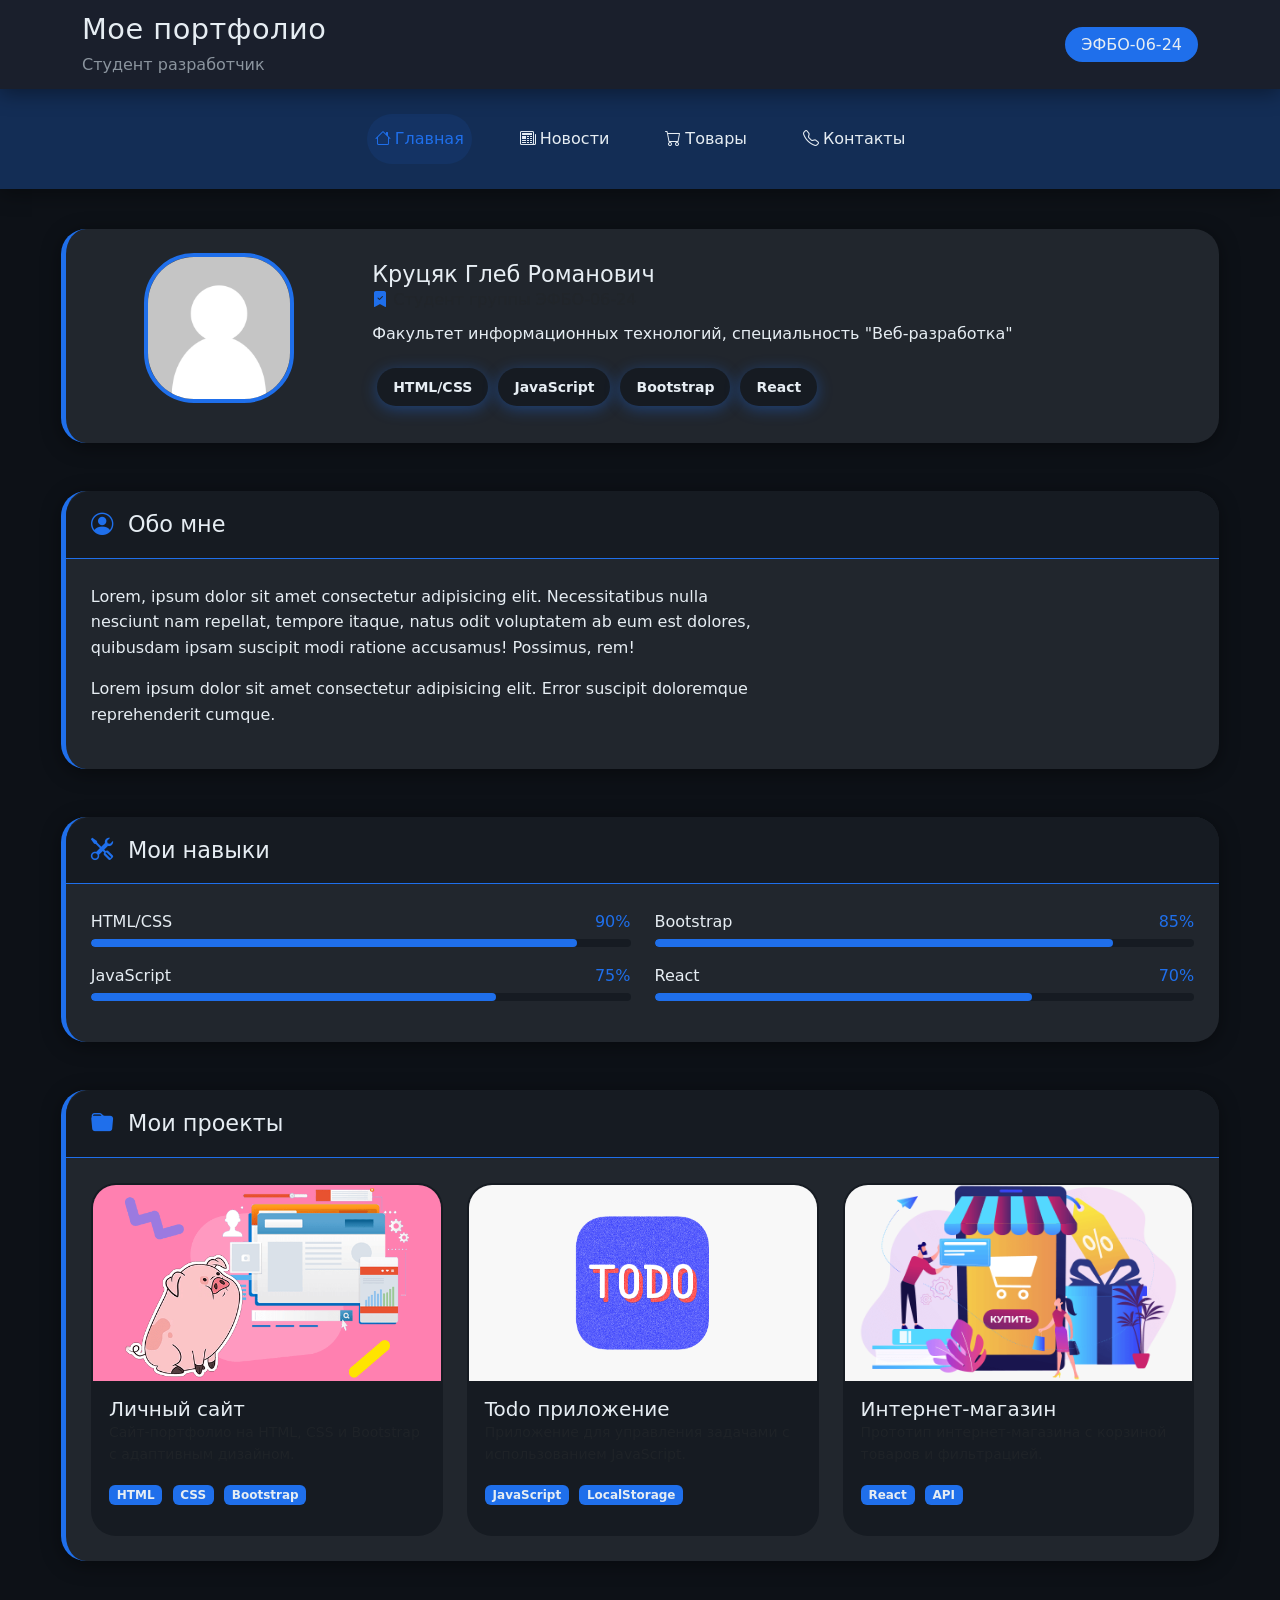
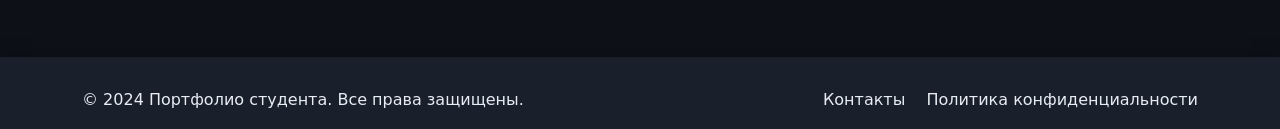
<file: index.html>
<!DOCTYPE html>
<html lang="ru">

<head>
    <meta charset="UTF-8">
    <meta name="viewport" content="width=device-width, initial-scale=1, viewport-fit=cover">
    <title>Главная - Портфолио</title>
    <link href="https://cdn.jsdelivr.net/npm/bootstrap@5.3.2/dist/css/bootstrap.min.css" rel="stylesheet">
    <link rel="stylesheet" href="https://cdn.jsdelivr.net/npm/bootstrap-icons@1.11.1/font/bootstrap-icons.css">
    <link rel="stylesheet" href="styles/style.css">
</head>

<body>
    <a class="skip-link" href="#main">Перейти к основному содержимому</a>

    <div class="container-fluid p-0">
        <!-- Header -->
        <header class="custom-header">
            <div class="container">
                <div class="row align-items-center">
                    <div class="col">
                        <h1>Мое портфолио</h1>
                        <p>Студент разработчик</p>
                    </div>
                    <div class="col-auto">
                        <span class="badge-custom">ЭФБО-06-24</span>
                    </div>
                </div>
            </div>
        </header>

        <!-- Navigation -->
        <nav class="navbar navbar-expand-lg custom-navbar">
            <div class="container">
                <button class="navbar-toggler" type="button" data-bs-toggle="collapse" data-bs-target="#navbarNav">
                    <span class="navbar-toggler-icon"></span>
                </button>
                <div class="collapse navbar-collapse" id="navbarNav">
                    <ul class="navbar-nav">
                        <li class="nav-item">
                            <a class="nav-link active" href="index.html">
                                <i class="bi bi-house me-1"></i>Главная
                            </a>
                        </li>
                        <li class="nav-item">
                            <a class="nav-link" href="news.html">
                                <i class="bi bi-newspaper me-1"></i>Новости
                            </a>
                        </li>
                        <li class="nav-item">
                            <a class="nav-link" href="goods.html">
                                <i class="bi bi-cart me-1"></i>Товары
                            </a>
                        </li>
                        <li class="nav-item">
                            <a class="nav-link" href="contacts.html">
                                <i class="bi bi-telephone me-1"></i>Контакты
                            </a>
                        </li>
                    </ul>
                </div>
            </div>
        </nav>

        <!-- Main Content -->
        <main id="main" class="custom-container">
            <!-- Profile Section -->
            <section class="mb-5">
                <div class="custom-card">
                    <div class="custom-card-body p-4">
                        <div class="row align-items-center">
                            <div class="col-md-3 text-center mb-3 mb-md-0">
                                <figure class="hero_image">
                                    <img class="profile-img" src="images/author.png" width="150" height="150"
                                        alt="Портрет студента" fetchpriority="high">
                                </figure>
                            </div>
                            <div class="col-md-9">
                                <h2 class="custom-card-title h4">Круцяк Глеб Романович</h2>
                                <p class="custom-card-text text-muted mb-2">
                                    <i class="bi bi-bookmark-check-fill" style="color: var(--accent);"></i>
                                    Студент группы ЭФБО-06-24
                                </p>
                                <p class="custom-card-text">
                                    Факультет информационных технологий, специальность "Веб-разработка"
                                </p>
                                <div class="d-flex flex-wrap">
                                    <span class="skill-badge">HTML/CSS</span>
                                    <span class="skill-badge">JavaScript</span>
                                    <span class="skill-badge">Bootstrap</span>
                                    <span class="skill-badge">React</span>
                                </div>
                            </div>
                        </div>
                    </div>
                </div>
            </section>

            <!-- About Section -->
            <section class="mb-5">
                <div class="custom-card">
                    <div class="custom-card-header">
                        <h3 class="custom-card-title h5 mb-0">
                            <i class="bi bi-person-circle me-2" style="color: var(--accent);"></i>
                            Обо мне
                        </h3>
                    </div>
                    <div class="custom-card-body">
                        <p class="custom-card-text">
                            Lorem, ipsum dolor sit amet consectetur adipisicing elit. Necessitatibus nulla nesciunt nam
                            repellat, tempore itaque, natus odit voluptatem ab eum est dolores, quibusdam ipsam suscipit
                            modi ratione accusamus! Possimus, rem!
                        </p>
                        <p class="custom-card-text">
                            Lorem ipsum dolor sit amet consectetur adipisicing elit. Error suscipit doloremque
                            reprehenderit cumque.
                        </p>
                    </div>
                </div>
            </section>

            <!-- Skills Section -->
            <section class="mb-5">
                <div class="custom-card">
                    <div class="custom-card-header">
                        <h3 class="custom-card-title h5 mb-0">
                            <i class="bi bi-tools me-2" style="color: var(--accent);"></i>
                            Мои навыки
                        </h3>
                    </div>
                    <div class="custom-card-body">
                        <div class="row">
                            <div class="col-md-6">
                                <div class="mb-3">
                                    <div class="d-flex justify-content-between mb-1">
                                        <span>HTML/CSS</span>
                                        <span style="color: var(--accent);">90%</span>
                                    </div>
                                    <div class="progress">
                                        <div class="progress-bar" style="width: 90%"></div>
                                    </div>
                                </div>
                                <div class="mb-3">
                                    <div class="d-flex justify-content-between mb-1">
                                        <span>JavaScript</span>
                                        <span style="color: var(--accent);">75%</span>
                                    </div>
                                    <div class="progress">
                                        <div class="progress-bar" style="width: 75%"></div>
                                    </div>
                                </div>
                            </div>
                            <div class="col-md-6">
                                <div class="mb-3">
                                    <div class="d-flex justify-content-between mb-1">
                                        <span>Bootstrap</span>
                                        <span style="color: var(--accent);">85%</span>
                                    </div>
                                    <div class="progress">
                                        <div class="progress-bar" style="width: 85%"></div>
                                    </div>
                                </div>
                                <div class="mb-3">
                                    <div class="d-flex justify-content-between mb-1">
                                        <span>React</span>
                                        <span style="color: var(--accent);">70%</span>
                                    </div>
                                    <div class="progress">
                                        <div class="progress-bar" style="width: 70%"></div>
                                    </div>
                                </div>
                            </div>
                        </div>
                    </div>
                </div>
            </section>

            <!-- Projects Section -->
            <section class="mb-5 projects-area">
                <div class="custom-card">
                    <div class="custom-card-header">
                        <h3 class="custom-card-title h5 mb-0">
                            <i class="bi bi-folder-fill me-2" style="color: var(--accent);"></i>
                            Мои проекты
                        </h3>
                    </div>
                    <div class="custom-card-body">
                        <div class="projects-preview_grid">
                            <div class="project-card">
                                <picture>
                                    <source type="image/png" srcset="images/project1.png">
                                    <source type="image/webp" srcset="images/project1.webp">
                                    <img src="images/project1.png" class="project-img" alt="Личный сайт" width="300"
                                        height="169" loading="lazy">
                                </picture>
                                <div class="card-body p-3">
                                    <h5 class="card-title project-card_title">Личный сайт</h5>
                                    <p class="card-text small text-muted project-card_description">
                                        Сайт-портфолио на HTML, CSS и Bootstrap с адаптивным дизайном.
                                    </p>
                                    <div class="mb-2">
                                        <span class="badge project-badge">HTML</span>
                                        <span class="badge project-badge">CSS</span>
                                        <span class="badge project-badge">Bootstrap</span>
                                    </div>
                                </div>
                            </div>
                            <div class="project-card">
                                <picture>
                                    <source type="image/png" srcset="images/project2.png">
                                    <source type="image/webp" srcset="images/project2.webp">
                                    <img src="images/project2.png" class="project-img" alt="Todo приложение" width="300"
                                        height="169" loading="lazy">
                                </picture>
                                <div class="card-body p-3">
                                    <h5 class="card-title project-card_title">Todo приложение</h5>
                                    <p class="card-text small text-muted project-card_description">
                                        Приложение для управления задачами с использованием JavaScript.
                                    </p>
                                    <div class="mb-2">
                                        <span class="badge project-badge">JavaScript</span>
                                        <span class="badge project-badge">LocalStorage</span>
                                    </div>
                                </div>
                            </div>
                            <div class="project-card">
                                <picture>
                                    <source type="image/png" srcset="images/project3.png">
                                    <source type="image/webp" srcset="images/project3.webp">
                                    <img src="images/project3.png" class="project-img" alt="Интернет-магазин"
                                        width="300" height="169" loading="lazy">
                                </picture>
                                <div class="card-body p-3">
                                    <h5 class="card-title project-card_title">Интернет-магазин</h5>
                                    <p class="card-text small text-muted project-card_description">
                                        Прототип интернет-магазина с корзиной товаров и фильтрацией.
                                    </p>
                                    <div class="mb-2">
                                        <span class="badge project-badge">React</span>
                                        <span class="badge project-badge">API</span>
                                    </div>
                                </div>
                            </div>
                        </div>
                    </div>
                </div>
            </section>
        </main>

        <!-- Footer -->
        <footer class="custom-footer">
            <div class="container">
                <div class="row align-items-center">
                    <div class="col-md-6">
                        <p class="mb-0">&copy; 2024 Портфолио студента. Все права защищены.</p>
                    </div>
                    <div class="col-md-6 text-md-end">
                        <a href="contacts.html" class="me-3">Контакты</a>
                        <a href="#">Политика конфиденциальности</a>
                    </div>
                </div>
            </div>
        </footer>
    </div>

    <script src="https://cdn.jsdelivr.net/npm/bootstrap@5.3.2/dist/js/bootstrap.bundle.min.js"></script>
</body>

</html>
</file>
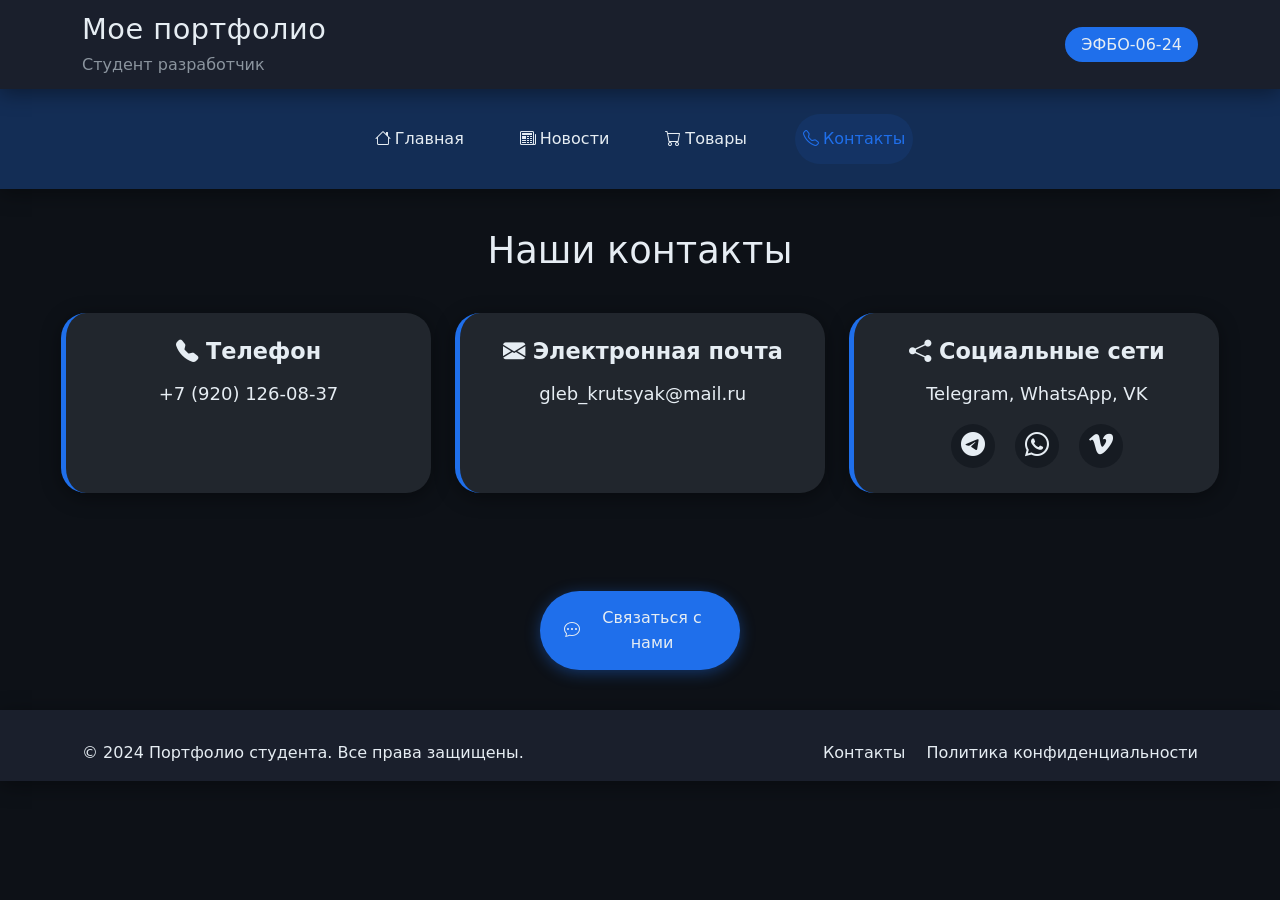
<file: contacts.html>
<!DOCTYPE html>
<html lang="ru">

<head>
    <meta charset="UTF-8">
    <meta name="viewport" content="width=device-width, initial-scale=1, viewport-fit=cover">
    <title>Контакты</title>
    <link href="https://cdn.jsdelivr.net/npm/bootstrap@5.3.2/dist/css/bootstrap.min.css" rel="stylesheet">
    <link rel="stylesheet" href="https://cdn.jsdelivr.net/npm/bootstrap-icons@1.11.1/font/bootstrap-icons.css">
    <link rel="stylesheet" href="styles/style.css">
</head>

<body>
    <a class="skip-link" href="#main">Перейти к основному содержимому</a>
    
    <div class="container-fluid p-0">
        <!-- Header -->
        <header class="custom-header">
            <div class="container">
                <div class="row align-items-center">
                    <div class="col">
                        <h1>Мое портфолио</h1>
                        <p>Студент разработчик</p>
                    </div>
                    <div class="col-auto">
                        <span class="badge-custom">ЭФБО-06-24</span>
                    </div>
                </div>
            </div>
        </header>

        <!-- Navigation -->
        <nav class="navbar navbar-expand-lg custom-navbar">
            <div class="container">
                <button class="navbar-toggler" type="button" data-bs-toggle="collapse" data-bs-target="#navbarNav">
                    <span class="navbar-toggler-icon"></span>
                </button>
                <div class="collapse navbar-collapse" id="navbarNav">
                    <ul class="navbar-nav">
                        <li class="nav-item">
                            <a class="nav-link" href="index.html">
                                <i class="bi bi-house me-1"></i>Главная
                            </a>
                        </li>
                        <li class="nav-item">
                            <a class="nav-link" href="news.html">
                                <i class="bi bi-newspaper me-1"></i>Новости
                            </a>
                        </li>
                        <li class="nav-item">
                            <a class="nav-link" href="goods.html">
                                <i class="bi bi-cart me-1"></i>Товары
                            </a>
                        </li>
                        <li class="nav-item">
                            <a class="nav-link active" href="contacts.html">
                                <i class="bi bi-telephone me-1"></i>Контакты
                            </a>
                        </li>
                    </ul>
                </div>
            </div>
        </nav>

        <!-- Main Content -->
        <main id="main" class="custom-container">
            <h1 class="page-title">Наши контакты</h1>

            <div class="contacts-area">
                <div class="contacts-grid">
                    <article class="contact-card">
                        <h3><i class="bi bi-telephone-fill me-2" aria-hidden="true"></i>Телефон</h3>
                        <p>+7 (920) 126-08-37</p>
                    </article>

                    <article class="contact-card">
                        <h3><i class="bi bi-envelope-fill me-2" aria-hidden="true"></i>Электронная почта</h3>
                        <p>gleb_krutsyak@mail.ru</p>
                    </article>

                    <article class="contact-card">
                        <h3><i class="bi bi-share-fill me-2" aria-hidden="true"></i>Социальные сети</h3>
                        <p>Telegram, WhatsApp, VK</p>
                        <div class="social-icons">
                            <a href="#" class="social-icon" aria-label="Telegram">
                                <i class="bi bi-telegram"></i>
                            </a>
                            <a href="#" class="social-icon" aria-label="WhatsApp">
                                <i class="bi bi-whatsapp"></i>
                            </a>
                            <a href="#" class="social-icon" aria-label="VK">
                                <i class="bi bi-vimeo"></i>
                            </a>
                        </div>
                    </article>
                </div>
            </div>

            <button class="contact-button" onclick="modal.showModal()">
                <i class="bi bi-chat-dots me-2" aria-hidden="true"></i>Связаться с нами
            </button>
        </main>

        <!-- Footer -->
        <footer class="custom-footer">
            <div class="container">
                <div class="row align-items-center">
                    <div class="col-md-6">
                        <p class="mb-0">&copy; 2024 Портфолио студента. Все права защищены.</p>
                    </div>
                    <div class="col-md-6 text-md-end">
                        <a href="contacts.html" class="me-3">Контакты</a>
                        <a href="#">Политика конфиденциальности</a>
                    </div>
                </div>
            </div>
        </footer>
    </div>

    <!-- Модальное окно -->
    <dialog id="modal" aria-labelledby="modal-title">
        <div class="modal-header">
            <h2 id="modal-title">Форма обратной связи</h2>
        </div>

        <div class="modal-content">
            <form id="feedbackForm" method="dialog" novalidate>
                <div class="form-group">
                    <label for="name">Имя <span class="required">*</span></label>
                    <input type="text" id="name" name="name" required placeholder="Введите ваше имя" 
                           aria-describedby="name-error">
                    <div id="name-error" class="error-message" role="alert">Пожалуйста, введите ваше имя</div>
                </div>
                
                <div class="form-group">
                    <label for="phone">Телефон <span class="required">*</span></label>
                    <input type="tel" id="phone" name="phone" required placeholder="+7 (XXX) XXX-XX-XX"
                           aria-describedby="phone-error">
                    <div id="phone-error" class="error-message" role="alert">Пожалуйста, введите корректный номер телефона</div>
                </div>

                <div class="form-group">
                    <label for="email">Электронная почта <span class="required">*</span></label>
                    <input type="email" id="email" name="email" required placeholder="example@mail.ru"
                           aria-describedby="email-error">
                    <div id="email-error" class="error-message" role="alert">Пожалуйста, введите корректный email</div>
                </div>

                <div class="form-group">
                    <label for="category">Категория обращения <span class="required">*</span></label>
                    <select id="category" name="category" required aria-describedby="category-error">
                        <option value="">Выберите категорию</option>
                        <option value="technical">Техническая поддержка</option>
                        <option value="commercial">Коммерческое предложение</option>
                        <option value="cooperation">Сотрудничество</option>
                        <option value="complaint">Жалоба</option>
                        <option value="suggestion">Предложение</option>
                        <option value="other">Другое</option>
                    </select>
                    <div id="category-error" class="error-message" role="alert">Пожалуйста, выберите категорию</div>
                </div>

                <div class="form-group">
                    <label for="message">Текст обращения <span class="required">*</span></label>
                    <textarea id="message" name="message" required placeholder="Опишите вашу проблему или вопрос..."
                              aria-describedby="message-error"></textarea>
                    <div id="message-error" class="error-message" role="alert">Пожалуйста, введите текст обращения</div>
                </div>

                <div class="modal-actions">
                    <button type="button" class="btn btn-secondary" onclick="modal.close()">Отмена</button>
                    <button type="submit" class="btn btn-primary">Отправить</button>
                </div>
            </form>
        </div>
    </dialog>

    <script>
        // Получаем модальное окно и форму
        const modal = document.getElementById('modal');
        const form = document.getElementById('feedbackForm');
        
        // Валидация формы
        form.addEventListener('submit', function(e) {
            e.preventDefault();
            submitForm();
        });
        
        // Функция для отправки формы
        function submitForm() {
            let isValid = true;
            const fields = form.querySelectorAll('[required]');
            
            // Сброс предыдущих ошибок
            fields.forEach(field => {
                const formGroup = field.closest('.form-group');
                formGroup.classList.remove('invalid');
            });
            
            // Проверка полей
            fields.forEach(field => {
                if (!field.value.trim()) {
                    isValid = false;
                    const formGroup = field.closest('.form-group');
                    formGroup.classList.add('invalid');
                }
            });
            
            // Дополнительная валидация email
            const emailField = document.getElementById('email');
            if (emailField.value && !isValidEmail(emailField.value)) {
                isValid = false;
                emailField.closest('.form-group').classList.add('invalid');
            }
            
            if (isValid) {
                // Здесь обычно отправка данных на сервер
                alert('Форма успешно отправлена!');
                modal.close();
                form.reset();
            } else {
                // Фокусировка на первом невалидном поле
                const firstInvalid = form.querySelector('.invalid input, .invalid select, .invalid textarea');
                if (firstInvalid) {
                    firstInvalid.focus();
                }
            }
        }
        
        // Функция проверки email
        function isValidEmail(email) {
            const emailRegex = /^[^\s@]+@[^\s@]+\.[^\s@]+$/;
            return emailRegex.test(email);
        }
        
        // Закрытие модального окна при клике вне его
        modal.addEventListener('click', (e) => {
            if (e.target === modal) {
                modal.close();
            }
        });
        
        // Закрытие модального окна при нажатии Escape
        modal.addEventListener('keydown', (e) => {
            if (e.key === 'Escape') {
                modal.close();
            }
        });
        
        // Сброс ошибок при вводе
        form.addEventListener('input', (e) => {
            if (e.target.hasAttribute('required')) {
                const formGroup = e.target.closest('.form-group');
                formGroup.classList.remove('invalid');
            }
        });
    </script>
    <script src="https://cdn.jsdelivr.net/npm/bootstrap@5.3.2/dist/js/bootstrap.bundle.min.js"></script>
</body>

</html>
</file>
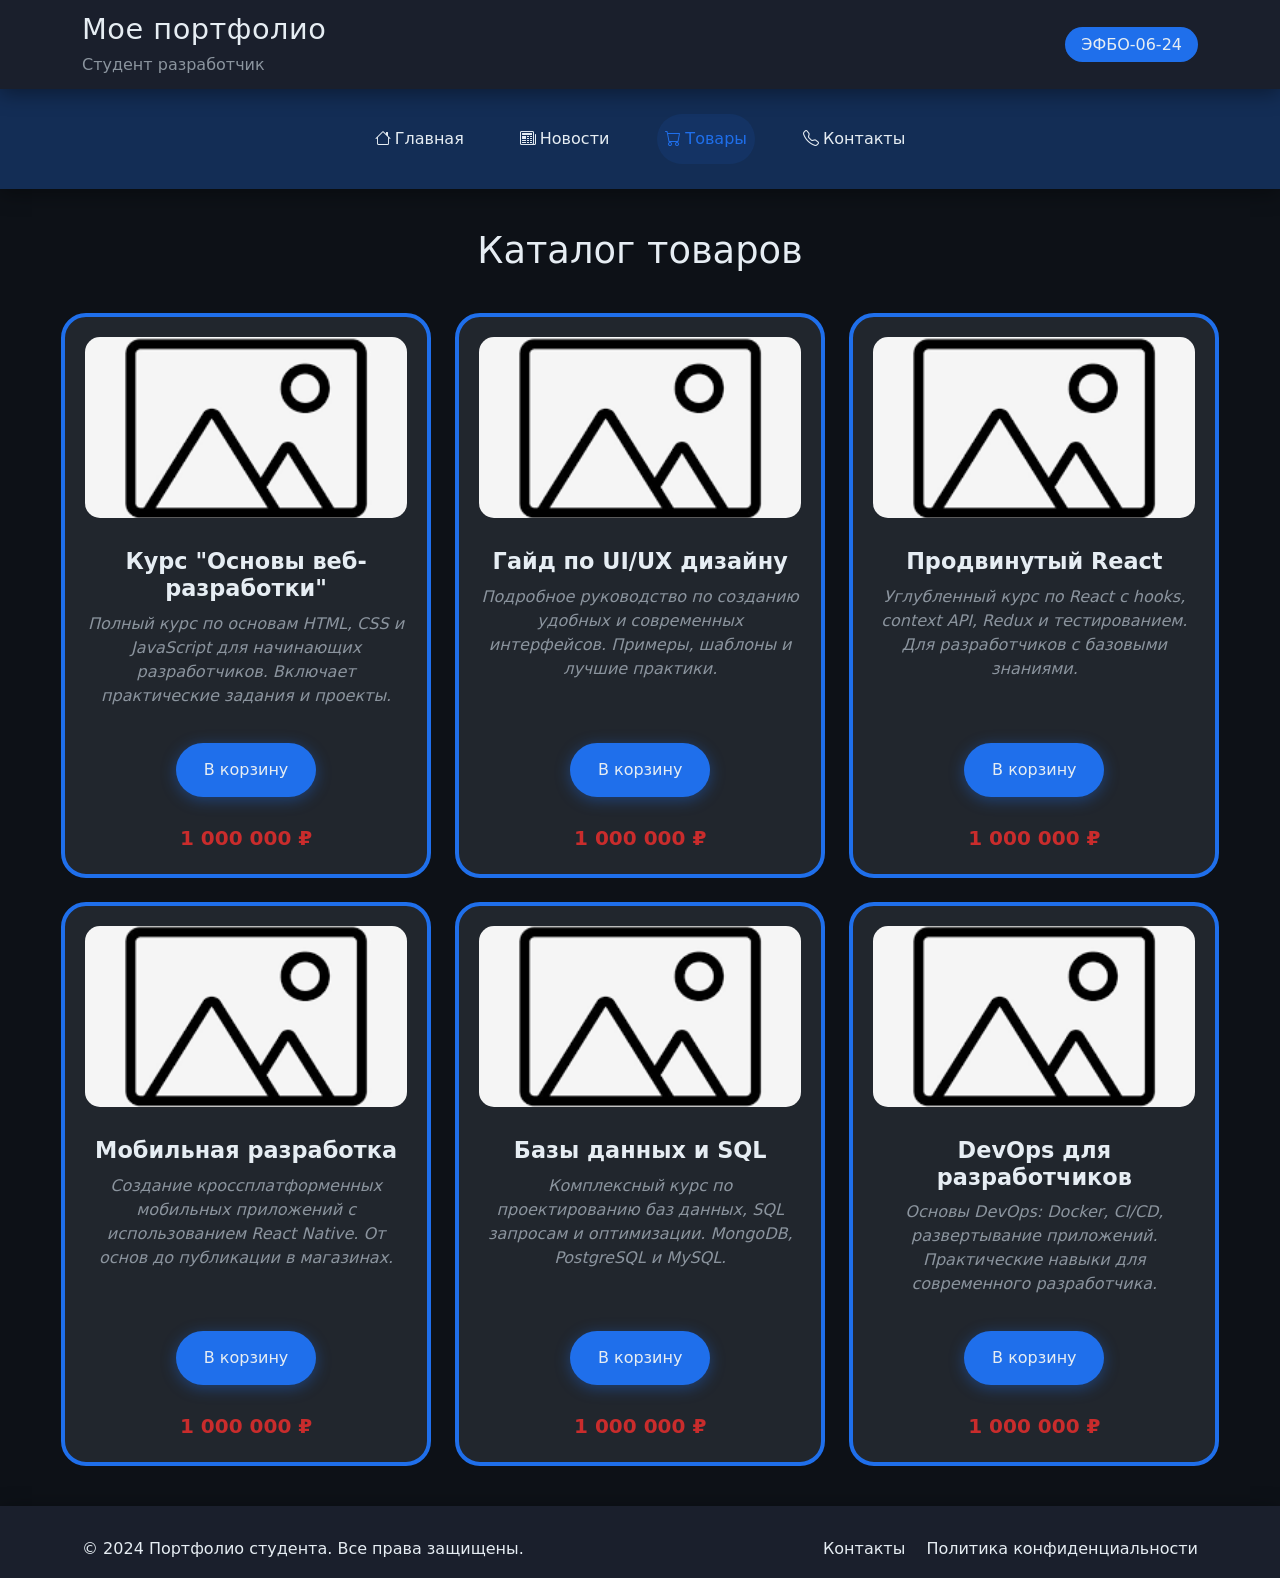
<file: goods.html>
<!DOCTYPE html>
<html lang="ru">

<head>
    <meta charset="UTF-8">
    <meta name="viewport" content="width=device-width, initial-scale=1, viewport-fit=cover">
    <title>Товары</title>
    <link href="https://cdn.jsdelivr.net/npm/bootstrap@5.3.2/dist/css/bootstrap.min.css" rel="stylesheet">
    <link rel="stylesheet" href="https://cdn.jsdelivr.net/npm/bootstrap-icons@1.11.1/font/bootstrap-icons.css">
    <link rel="stylesheet" href="styles/style.css">
</head>

<body>
    <a class="skip-link" href="#main">Перейти к основному содержимому</a>
    
    <div class="container-fluid p-0">
        <!-- Header -->
        <header class="custom-header">
            <div class="container">
                <div class="row align-items-center">
                    <div class="col">
                        <h1>Мое портфолио</h1>
                        <p>Студент разработчик</p>
                    </div>
                    <div class="col-auto">
                        <span class="badge-custom">ЭФБО-06-24</span>
                    </div>
                </div>
            </div>
        </header>

        <!-- Navigation -->
        <nav class="navbar navbar-expand-lg custom-navbar">
            <div class="container">
                <button class="navbar-toggler" type="button" data-bs-toggle="collapse" data-bs-target="#navbarNav">
                    <span class="navbar-toggler-icon"></span>
                </button>
                <div class="collapse navbar-collapse" id="navbarNav">
                    <ul class="navbar-nav">
                        <li class="nav-item">
                            <a class="nav-link" href="index.html">
                                <i class="bi bi-house me-1"></i>Главная
                            </a>
                        </li>
                        <li class="nav-item">
                            <a class="nav-link" href="news.html">
                                <i class="bi bi-newspaper me-1"></i>Новости
                            </a>
                        </li>
                        <li class="nav-item">
                            <a class="nav-link active" href="goods.html">
                                <i class="bi bi-cart me-1"></i>Товары
                            </a>
                        </li>
                        <li class="nav-item">
                            <a class="nav-link" href="contacts.html">
                                <i class="bi bi-telephone me-1"></i>Контакты
                            </a>
                        </li>
                    </ul>
                </div>
            </div>
        </nav>

        <!-- Main Content -->
        <main id="main" class="custom-container">
            <h1 class="page-title">Каталог товаров</h1>

            <div class="products-area">
                <div class="products-grid">
                    <article class="product-card">
                        <picture>
                            <source type="image/png" srcset="images/product.png">
                            <source type="image/webp" srcset="images/product.webp">
                            <img class="product-img" 
                                 src="images/product.png" 
                                 alt="Курс по веб-разработке"
                                 width="300" 
                                 height="169"
                                 loading="lazy">
                        </picture>
                        <h3 class="product-name">Курс "Основы веб-разработки"</h3>
                        <div class="description">Полный курс по основам HTML, CSS и JavaScript для начинающих разработчиков. Включает практические задания и проекты.</div>
                        <button class="product-button" aria-label="Добавить курс Основы веб-разработки в корзину">В корзину</button>
                        <div class="price">1 000 000 ₽</div>
                    </article>

                    <article class="product-card">
                        <picture>
                            <source type="image/png" srcset="images/product.png">
                            <source type="image/webp" srcset="images/product.webp">
                            <img class="product-img" 
                                 src="images/product.png" 
                                 alt="UI/UX дизайн"
                                 width="300" 
                                 height="169"
                                 loading="lazy">
                        </picture>
                        <h3 class="product-name">Гайд по UI/UX дизайну</h3>
                        <div class="description">Подробное руководство по созданию удобных и современных интерфейсов. Примеры, шаблоны и лучшие практики.</div>
                        <button class="product-button" aria-label="Добавить гайд по UI/UX дизайну в корзину">В корзину</button>
                        <div class="price">1 000 000 ₽</div>
                    </article>

                    <article class="product-card">
                        <picture>
                            <source type="image/png" srcset="images/product.png">
                            <source type="image/webp" srcset="images/product.webp">
                            <img class="product-img" 
                                 src="images/product.png" 
                                 alt="React разработка"
                                 width="300" 
                                 height="169"
                                 loading="lazy">
                        </picture>
                        <h3 class="product-name">Продвинутый React</h3>
                        <div class="description">Углубленный курс по React с hooks, context API, Redux и тестированием. Для разработчиков с базовыми знаниями.</div>
                        <button class="product-button" aria-label="Добавить курс Продвинутый React в корзину">В корзину</button>
                        <div class="price">1 000 000 ₽</div>
                    </article>

                    <article class="product-card">
                        <picture>
                            <source type="image/png" srcset="images/product.png">
                            <source type="image/webp" srcset="images/product.webp">
                            <img class="product-img" 
                                 src="images/product.png" 
                                 alt="Мобильная разработка"
                                 width="300" 
                                 height="169"
                                 loading="lazy">
                        </picture>
                        <h3 class="product-name">Мобильная разработка</h3>
                        <div class="description">Создание кроссплатформенных мобильных приложений с использованием React Native. От основ до публикации в магазинах.</div>
                        <button class="product-button" aria-label="Добавить курс Мобильная разработка в корзину">В корзину</button>
                        <div class="price">1 000 000 ₽</div>
                    </article>

                    <article class="product-card">
                        <picture>
                            <source type="image/png" srcset="images/product.png">
                            <source type="image/webp" srcset="images/product.webp">
                            <img class="product-img" 
                                 src="images/product.png" 
                                 alt="Базы данных"
                                 width="300" 
                                 height="169"
                                 loading="lazy">
                        </picture>
                        <h3 class="product-name">Базы данных и SQL</h3>
                        <div class="description">Комплексный курс по проектированию баз данных, SQL запросам и оптимизации. MongoDB, PostgreSQL и MySQL.</div>
                        <button class="product-button" aria-label="Добавить курс Базы данных и SQL в корзину">В корзину</button>
                        <div class="price">1 000 000 ₽</div>
                    </article>

                    <article class="product-card">
                        <picture>
                            <source type="image/png" srcset="images/product.png">
                            <source type="image/webp" srcset="images/product.webp">
                            <img class="product-img" 
                                 src="images/product.png" 
                                 alt="DevOps основы"
                                 width="300" 
                                 height="169"
                                 loading="lazy">
                        </picture>
                        <h3 class="product-name">DevOps для разработчиков</h3>
                        <div class="description">Основы DevOps: Docker, CI/CD, развертывание приложений. Практические навыки для современного разработчика.</div>
                        <button class="product-button" aria-label="Добавить курс DevOps для разработчиков в корзину">В корзину</button>
                        <div class="price">1 000 000 ₽</div>
                    </article>
                </div>
            </div>
        </main>

        <!-- Footer -->
        <footer class="custom-footer">
            <div class="container">
                <div class="row align-items-center">
                    <div class="col-md-6">
                        <p class="mb-0">&copy; 2024 Портфолио студента. Все права защищены.</p>
                    </div>
                    <div class="col-md-6 text-md-end">
                        <a href="contacts.html" class="me-3">Контакты</a>
                        <a href="#">Политика конфиденциальности</a>
                    </div>
                </div>
            </div>
        </footer>
    </div>

    <script src="https://cdn.jsdelivr.net/npm/bootstrap@5.3.2/dist/js/bootstrap.bundle.min.js"></script>
</body>

</html>
</file>
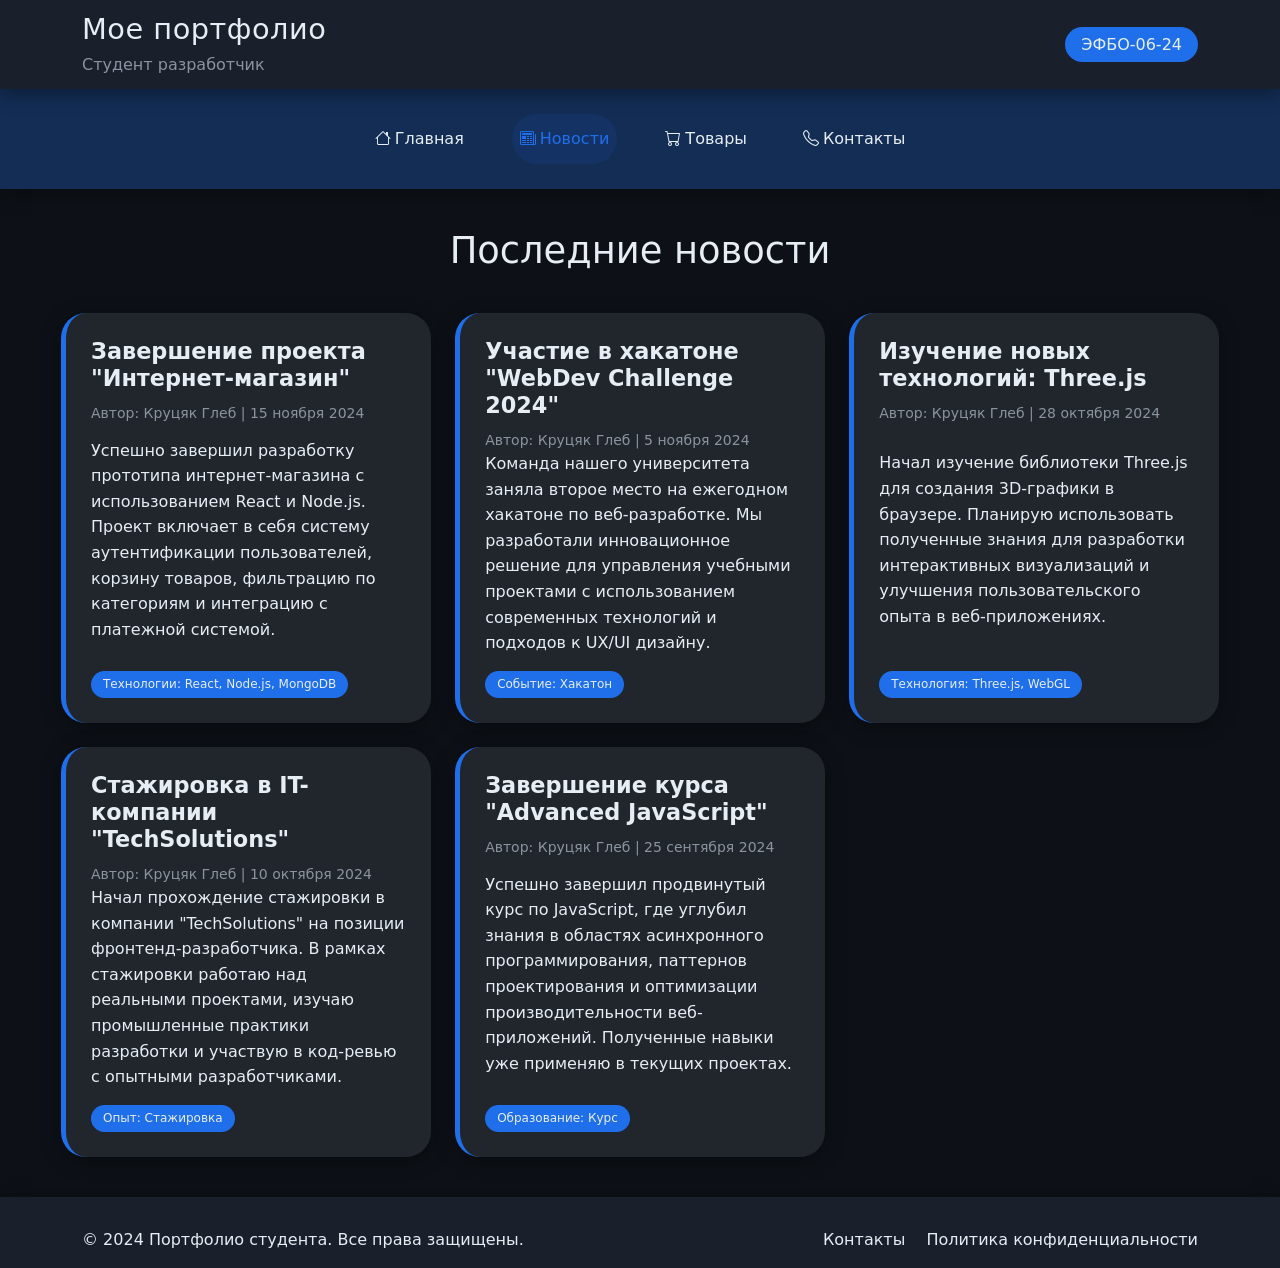
<file: news.html>
<!DOCTYPE html>
<html lang="ru">

<head>
    <meta charset="UTF-8">
    <meta name="viewport" content="width=device-width, initial-scale=1, viewport-fit=cover">
    <title>Новости</title>
    <link href="https://cdn.jsdelivr.net/npm/bootstrap@5.3.2/dist/css/bootstrap.min.css" rel="stylesheet">
    <link rel="stylesheet" href="https://cdn.jsdelivr.net/npm/bootstrap-icons@1.11.1/font/bootstrap-icons.css">
    <link rel="stylesheet" href="styles/style.css">
</head>

<body>
    <a class="skip-link" href="#main">Перейти к основному содержимому</a>

    <div class="container-fluid p-0">
        <!-- Header -->
        <header class="custom-header">
            <div class="container">
                <div class="row align-items-center">
                    <div class="col">
                        <h1>Мое портфолио</h1>
                        <p>Студент разработчик</p>
                    </div>
                    <div class="col-auto">
                        <span class="badge-custom">ЭФБО-06-24</span>
                    </div>
                </div>
            </div>
        </header>

        <!-- Navigation -->
        <nav class="navbar navbar-expand-lg custom-navbar">
            <div class="container">
                <button class="navbar-toggler" type="button" data-bs-toggle="collapse" data-bs-target="#navbarNav">
                    <span class="navbar-toggler-icon"></span>
                </button>
                <div class="collapse navbar-collapse" id="navbarNav">
                    <ul class="navbar-nav">
                        <li class="nav-item">
                            <a class="nav-link" href="index.html">
                                <i class="bi bi-house me-1"></i>Главная
                            </a>
                        </li>
                        <li class="nav-item">
                            <a class="nav-link active" href="news.html">
                                <i class="bi bi-newspaper me-1"></i>Новости
                            </a>
                        </li>
                        <li class="nav-item">
                            <a class="nav-link" href="goods.html">
                                <i class="bi bi-cart me-1"></i>Товары
                            </a>
                        </li>
                        <li class="nav-item">
                            <a class="nav-link" href="contacts.html">
                                <i class="bi bi-telephone me-1"></i>Контакты
                            </a>
                        </li>
                    </ul>
                </div>
            </div>
        </nav>

        <!-- Main Content -->
        <main id="main" class="custom-container">
            <h1 class="page-title">Последние новости</h1>

            <div id="news" class="news-area">
                <div class="news-grid">
                    <article class="news-card">
                        <h3>Завершение проекта "Интернет-магазин"</h3>
                        <p class="news-author">Автор: Круцяк Глеб | 15 ноября 2024</p>
                        <p>Успешно завершил разработку прототипа интернет-магазина с использованием React и Node.js.
                            Проект включает в себя систему аутентификации пользователей, корзину товаров, фильтрацию по
                            категориям и интеграцию с платежной системой.</p>
                        <span class="news-date">Технологии: React, Node.js, MongoDB</span>
                    </article>

                    <article class="news-card">
                        <h3>Участие в хакатоне "WebDev Challenge 2024"</h3>
                        <p class="news-author">Автор: Круцяк Глеб | 5 ноября 2024</p>
                        <p>Команда нашего университета заняла второе место на ежегодном хакатоне по веб-разработке. Мы
                            разработали инновационное решение для управления учебными проектами с использованием
                            современных технологий и подходов к UX/UI дизайну.</p>
                        <span class="news-date">Событие: Хакатон</span>
                    </article>

                    <article class="news-card">
                        <h3>Изучение новых технологий: Three.js</h3>
                        <p class="news-author">Автор: Круцяк Глеб | 28 октября 2024</p>
                        <p>Начал изучение библиотеки Three.js для создания 3D-графики в браузере. Планирую использовать
                            полученные знания для разработки интерактивных визуализаций и улучшения пользовательского
                            опыта в веб-приложениях.</p>
                        <span class="news-date">Технология: Three.js, WebGL</span>
                    </article>

                    <article class="news-card">
                        <h3>Стажировка в IT-компании "TechSolutions"</h3>
                        <p class="news-author">Автор: Круцяк Глеб | 10 октября 2024</p>
                        <p>Начал прохождение стажировки в компании "TechSolutions" на позиции фронтенд-разработчика. В
                            рамках стажировки работаю над реальными проектами, изучаю промышленные практики разработки и
                            участвую в код-ревью с опытными разработчиками.</p>
                        <span class="news-date">Опыт: Стажировка</span>
                    </article>

                    <article class="news-card">
                        <h3>Завершение курса "Advanced JavaScript"</h3>
                        <p class="news-author">Автор: Круцяк Глеб | 25 сентября 2024</p>
                        <p>Успешно завершил продвинутый курс по JavaScript, где углубил знания в областях асинхронного
                            программирования, паттернов проектирования и оптимизации производительности веб-приложений.
                            Полученные навыки уже применяю в текущих проектах.</p>
                        <span class="news-date">Образование: Курс</span>
                    </article>
                </div>
            </div>
        </main>

        <!-- Footer -->
        <footer class="custom-footer">
            <div class="container">
                <div class="row align-items-center">
                    <div class="col-md-6">
                        <p class="mb-0">&copy; 2024 Портфолио студента. Все права защищены.</p>
                    </div>
                    <div class="col-md-6 text-md-end">
                        <a href="contacts.html" class="me-3">Контакты</a>
                        <a href="#">Политика конфиденциальности</a>
                    </div>
                </div>
            </div>
        </footer>
    </div>

    <script src="https://cdn.jsdelivr.net/npm/bootstrap@5.3.2/dist/js/bootstrap.bundle.min.js"></script>
</body>

</html>
</file>
<file: styles/style.css>
:root {
    --background: #0d1117;
    --background-content: #161b22;
    --background-content-block: #21262d;
    --text: #e6edf3;
    --secondary-text: #8b949e;
    --price-text: #c92c2c;
    --accent: #1f6feb;
    --navigation: #132d55;
    --header-footer: #1a1f2c;
    --modal-window: #30363d;
    --modal-header: #132d55;

    --shadow-content-block: 0 4px 20px rgba(0, 0, 0, 0.4);
    --shadow-navigation: 0 0 10px rgba(88, 166, 255, 0.8);
    --shadow-skills: 0 3px 15px rgba(31, 111, 235, 0.4);
    --shadow-skills-hover: 0 5px 25px rgb(31, 113, 235);

    --space-md: 1rem;
    --space-lg: 1.5rem;
    --space-2xl: 3rem;
}

/* Корректный viewport и цветовая схема */
:root {
    color-scheme: light dark;
}

html,
body {
    height: 100%;
}

body {
    margin: 0;
    font: 16px/1.6 system-ui, -apple-system, "Segoe UI", Roboto, Arial, sans-serif;
    background-color: var(--background);
    color: var(--text);
    min-height: 100vh;
    min-height: 100svh;
    min-height: 100dvh;
    display: flex;
    flex-direction: column;
}

main {
    flex: 1;
}

/* Ссылка-пропуск для доступности */
.skip-link {
    position: absolute;
    inset-inline-start: var(--space-md);
    inset-block-start: -100%;
    z-index: 10000;
    padding: .5rem .75rem;
    background: #111;
    color: #fff;
    border-radius: .5rem;
    text-decoration: none;
}

.skip-link:focus,
.skip-link:focus-visible {
    inset-block-start: var(--space-md);
}

:focus-visible {
    outline: 3px solid var(--accent);
    outline-offset: 2px;
}

a,
button,
input,
textarea,
select {
    outline-offset: 2px;
}

/* Крупные цели на устройствах с pointer:coarse */
@media (pointer: coarse) {

    a,
    button,
    .nav-link {
        min-height: 44px;
        padding: .75rem var(--space-md);
    }
}

/* Header */
.custom-header {
    background-color: var(--header-footer);
    padding: 30px 0;
    box-shadow: var(--shadow-content-block);
    position: sticky;
    top: 0;
    padding-block-start: calc(.75rem + env(safe-area-inset-top));
    padding-block-end: .75rem;
    padding-inline-start: calc(var(--space-md) + env(safe-area-inset-left));
    padding-inline-end: calc(var(--space-md) + env(safe-area-inset-right));
    z-index: 100;
    isolation: isolate;
}

.custom-header h1 {
    font-size: clamp(1.25rem, 1rem + 1.2vw, 1.8rem);
    font-weight: 500;
    letter-spacing: 0.5px;
    margin-bottom: 5px;
}

.custom-header p {
    font-size: clamp(0.875rem, 0.8rem + 0.4vw, 1rem);
    color: var(--secondary-text);
    margin: 0;
}

.badge-custom {
    background-color: var(--accent);
    color: var(--text);
    font-weight: 500;
    padding: 8px 16px;
    border-radius: 20px;
}

/* Navigation */
.custom-navbar {
    background-color: var(--navigation);
    padding: 0;
    box-shadow: var(--shadow-content-block);
}

.custom-navbar .navbar-nav {
    padding: 25px 0;
    display: flex;
    justify-content: center;
    gap: 40px;
    width: 100%;
}

.custom-navbar .nav-link {
    color: var(--text);
    font-weight: 500;
    padding: 12px 30px;
    transition: all 0.2s ease;
    border-radius: 25px;
}

.custom-navbar .nav-link:hover {
    color: var(--accent);
}

.custom-navbar .nav-link.active {
    color: var(--accent);
    background-color: rgba(31, 111, 235, 0.1);
}

.custom-navbar .navbar-toggler {
    border-color: var(--accent);
    margin: 15px;
}

.custom-navbar .navbar-toggler-icon {
    background-image: url("data:image/svg+xml,%3csvg xmlns='http://www.w3.org/2000/svg' viewBox='0 0 30 30'%3e%3cpath stroke='rgba%28255, 255, 255, 0.8%29' stroke-linecap='round' stroke-miterlimit='10' stroke-width='2' d='M4 7h22M4 15h22M4 23h22'/%3e%3c/svg%3e");
}

/* Content */
.custom-container {
    max-width: 1200px;
    margin: 40px auto;
    padding-inline: clamp(.75rem, .5rem + 1vw, 2rem);
}

.page-title {
    text-align: center;
    font-size: clamp(1.75rem, 1.5rem + 1vw, 2.5rem);
    margin-bottom: 40px;
    font-weight: 500;
}

/* Footer с safe areas */
.custom-footer {
    background-color: var(--header-footer);
    padding: 30px 0;
    box-shadow: var(--shadow-content-block);
    margin-top: auto;
    padding-bottom: calc(1rem + env(safe-area-inset-bottom));
}

.custom-footer a {
    color: var(--text);
    text-decoration: none;
    transition: color 0.2s ease;
}

.custom-footer a:hover {
    color: var(--accent);
}

/* ===== ГЛАВНАЯ СТРАНИЦА ===== */

/* Profile Section */
.profile-img {
    width: 150px;
    height: 150px;
    object-fit: cover;
    border: 4px solid var(--accent);
    border-radius: 50px;
}

.skill-badge {
    background-color: var(--background-content);
    color: var(--text);
    padding: 8px 16px;
    border-radius: 25px;
    font-weight: 600;
    font-size: 14px;
    box-shadow: var(--shadow-skills);
    transition: all 0.3s ease;
    margin: 5px;
}

.skill-badge:hover {
    transform: translateY(-3px);
    box-shadow: var(--shadow-skills-hover);
}

/* Cards */
.custom-card {
    background-color: var(--background-content-block);
    border-radius: 25px;
    border-left: 5px solid var(--accent);
    box-shadow: var(--shadow-content-block);
    margin-bottom: var(--space-2xl);
    transition: transform 0.3s ease;
}

.custom-card:hover {
    transform: translateX(8px);
    box-shadow: -5px 0 5px var(--accent);
}

.custom-card-header {
    background-color: var(--background-content);
    border-bottom: 1px solid var(--accent);
    border-radius: 25px 25px 0 0;
    padding: 20px 25px;
}

.custom-card-body {
    padding: 25px;
}

.custom-card-title {
    color: var(--text);
    font-weight: 500;
    margin-bottom: 0;
    font-size: clamp(1.125rem, 1rem + 0.6vw, 1.4rem);
}

.custom-card-text {
    color: var(--text);
    line-height: 1.6;
    max-width: 65ch;
}

/* Progress Bars */
.progress {
    background-color: var(--background-content);
    height: 8px;
    border-radius: 10px;
    overflow: hidden;
}

.progress-bar {
    background-color: var(--accent);
    border-radius: 10px;
}

/* Projects Grid */
.projects-preview_grid {
    display: grid;
    grid-template-columns: repeat(auto-fit, minmax(18rem, 1fr));
    gap: var(--space-lg);
}

.project-card {
    background-color: var(--background-content);
    border-radius: 25px;
    overflow: hidden;
    transition: all 0.3s ease;
    height: 100%;
    border: 2px solid transparent;
    min-width: 0;
}

.project-card:hover {
    transform: translateY(-5px);
    box-shadow: var(--shadow-skills-hover);
    border-color: var(--accent);
}

.project-img {
    width: 100%;
    height: auto;
    aspect-ratio: 16 / 9;
    object-fit: cover;
}

.project-badge {
    background-color: var(--accent);
    color: var(--text);
    margin-right: 5px;
    margin-bottom: 5px;
}

.project-card_title,
.project-card_description {
    overflow-wrap: anywhere;
}

/* ===== СТРАНИЦА НОВОСТЕЙ ===== */

.news-grid {
    display: grid;
    grid-template-columns: repeat(auto-fit, minmax(18rem, 1fr));
    gap: var(--space-lg);
}

.news-card {
    background-color: var(--background-content-block);
    padding: 25px;
    border-radius: 25px;
    border-left: 5px solid var(--accent);
    box-shadow: var(--shadow-content-block);
    transition: transform 0.5s ease;
    min-width: 0;
    display: flex;
    flex-direction: column;
}

.news-card:hover {
    transform: translateX(8px);
    box-shadow: -5px 0 5px var(--accent);
}

.news-card h3 {
    font-size: clamp(1.125rem, 1rem + 0.6vw, 1.4rem);
    margin: 0 0 10px 0;
    font-weight: 600;
    overflow-wrap: anywhere;
}

.news-author {
    line-height: 1.6;
    margin: 0 0 15px 0;
    font-size: 14px;
    font-weight: 200;
    color: var(--secondary-text);
}

.news-card p {
    line-height: 1.6;
    margin: 0;
    flex-grow: 1;
    overflow-wrap: anywhere;
}

.news-date {
    display: inline-block;
    background-color: var(--accent);
    color: var(--text);
    padding: 4px 12px;
    border-radius: 15px;
    font-size: 12px;
    margin-top: 15px;
    align-self: flex-start;
}

/* ===== СТРАНИЦА ТОВАРОВ ===== */

.products-grid {
    display: grid;
    grid-template-columns: repeat(auto-fit, minmax(18rem, 1fr));
    gap: var(--space-lg);
}

.product-card {
    border: 4px solid var(--accent);
    border-radius: 25px;
    padding: 20px;
    text-align: center;
    background-color: var(--background-content-block);
    transition: all 0.3s ease;
    display: flex;
    flex-direction: column;
    justify-content: space-between;
    min-width: 0;
}

.product-card:hover {
    box-shadow: var(--shadow-skills-hover);
    transform: translateY(-5px);
}

.product-img {
    width: 100%;
    height: auto;
    aspect-ratio: 16 / 9;
    border-radius: 15px;
    object-fit: cover;
    margin-bottom: 15px;
}

.product-name {
    margin: 15px 0 10px 0;
    font-size: clamp(1.125rem, 1rem + 0.6vw, 1.4rem);
    font-weight: 600;
    overflow-wrap: anywhere;
}

.description {
    font-style: italic;
    color: var(--secondary-text);
    margin-bottom: 20px;
    line-height: 1.5;
    flex-grow: 1;
    overflow-wrap: anywhere;
}

.product-button {
    display: flex;
    justify-content: center;
    align-items: center;
    width: 140px;
    margin: 15px auto;
    padding: max(.5rem, calc((44px - 1em)/2)) 0;
    border-radius: 50px;
    background-color: var(--accent);
    transition: all 0.3s ease;
    box-shadow: var(--shadow-skills);
    font-weight: bold;
    cursor: pointer;
    border: none;
    color: var(--text);
    font: inherit;
}

.product-button:hover {
    transform: translateY(-2px);
    box-shadow: var(--shadow-skills-hover);
}

.price {
    font-size: clamp(1rem, 0.9rem + 0.5vw, 1.25rem);
    font-weight: bold;
    color: var(--price-text);
    margin-top: 10px;
}

/* ===== СТРАНИЦА КОНТАКТОВ ===== */

.contacts-grid {
    display: grid;
    grid-template-columns: repeat(auto-fit, minmax(18rem, 1fr));
    gap: var(--space-lg);
    margin-bottom: var(--space-2xl);
}

.contact-card {
    text-align: center;
    background-color: var(--background-content-block);
    padding: 25px;
    border-radius: 25px;
    border-left: 5px solid var(--accent);
    box-shadow: var(--shadow-content-block);
    transition: transform 0.3s ease;
    min-width: 0;
}

.contact-card:hover {
    transform: translateX(8px);
    box-shadow: -5px 0 5px var(--accent);
}

.contact-card h3 {
    font-size: clamp(1.125rem, 1rem + 0.6vw, 1.4rem);
    margin: 0 0 15px 0;
    font-weight: 600;
    overflow-wrap: anywhere;
}

.contact-card p {
    line-height: 1.6;
    margin: 0;
    font-size: clamp(1rem, 0.9rem + 0.5vw, 1.125rem);
    overflow-wrap: anywhere;
}

.social-icons {
    display: flex;
    justify-content: center;
    gap: 20px;
    margin-top: 15px;
}

.social-icon {
    font-size: 24px;
    color: var(--text);
    transition: all 0.3s ease;
    display: flex;
    align-items: center;
    justify-content: center;
    width: 44px;
    height: 44px;
    border-radius: 50%;
    background-color: var(--background-content);
}

.social-icon:hover {
    color: var(--accent);
    transform: translateY(-3px);
    box-shadow: var(--shadow-skills-hover);
}

.contact-button {
    display: flex;
    justify-content: center;
    align-items: center;
    width: 200px;
    margin: 50px auto 10px auto;
    padding: max(.5rem, calc((44px - 1em)/2)) var(--space-lg);
    border-radius: 50px;
    background-color: var(--accent);
    transition: all 0.3s ease;
    cursor: pointer;
    font-weight: 600;
    box-shadow: var(--shadow-skills);
    border: none;
    color: var(--text);
    font: inherit;
}

.contact-button:hover {
    transform: translateY(-3px);
    box-shadow: var(--shadow-skills-hover);
}

/* Модальное окно */
dialog::backdrop {
    background: rgba(0, 0, 0, 0.5);
    animation: fadeIn 0.3s ease;
}

dialog {
    border: none;
    border-radius: 25px;
    padding: 0;
    box-shadow: var(--shadow-content-block);
    background-color: var(--modal-window);
    animation: slideIn 0.3s ease;
    max-width: min(500px, 90vw);
    width: 100%;
    max-height: 90vh;
    overflow-y: auto;
    color: var(--text);
    margin: auto;
}

.modal-header {
    background: var(--modal-header);
    padding: 1.5rem;
    border-radius: 25px 25px 0 0;
    margin: 0;
}

.modal-header h2 {
    margin: 0;
    font-size: clamp(1.25rem, 1.1rem + 0.6vw, 1.5rem);
    text-align: center;
}

.modal-content {
    padding: clamp(1rem, 0.5rem + 1vw, 2rem);
}

.form-group {
    margin-bottom: 1.5rem;
}

.form-group label {
    display: block;
    margin-bottom: 0.5rem;
    font-weight: 600;
    border-radius: 20px;
}

.form-group input,
.form-group select,
.form-group textarea {
    width: 100%;
    padding: 0.75rem;
    border-radius: 12px;
    font-size: 1rem;
    transition: all 0.2s ease;
    box-sizing: border-box;
    border: 2px solid transparent;
    background-color: var(--background-content);
    color: var(--text);
    box-shadow: var(--shadow-content-block);
    font: inherit;
}

.form-group input:focus,
.form-group select:focus,
.form-group textarea:focus {
    outline: none;
    border-color: var(--accent);
    box-shadow: 0 0 0 3px rgba(31, 111, 235, 0.1);
}

.form-group textarea {
    min-height: 100px;
    resize: vertical;
}

.modal-actions {
    display: flex;
    gap: 1rem;
    justify-content: center;
    margin-top: 2rem;
}

.btn {
    padding: max(.5rem, calc((44px - 1em)/2)) 1.5rem;
    border: none;
    border-radius: 25px;
    cursor: pointer;
    font-size: 1rem;
    transition: all 0.3s ease;
    font-weight: 600;
    color: var(--text);
    font: inherit;
    min-height: 44px;
}

.btn-primary {
    background-color: var(--accent);
}

.btn-primary:hover {
    transform: translateY(-2px);
    box-shadow: var(--shadow-skills-hover);
}

.btn-secondary {
    background-color: var(--background-content-block);
}

.btn-secondary:hover {
    transform: translateY(-2px);
    box-shadow: var(--shadow-content-block);
}

.required {
    color: var(--price-text);
}

.error-message {
    color: var(--price-text);
    font-size: 0.875rem;
    margin-top: 0.25rem;
    display: none;
}

.form-group.invalid input,
.form-group.invalid select,
.form-group.invalid textarea {
    border-color: var(--price-text);
}

.form-group.invalid .error-message {
    display: block;
}

@keyframes fadeIn {
    from {
        opacity: 0;
    }

    to {
        opacity: 1;
    }
}

@keyframes slideIn {
    from {
        opacity: 0;
        transform: translateY(-50px) scale(0.9);
    }

    to {
        opacity: 1;
        transform: translateY(0) scale(1);
    }
}

/* ===== СТРАНИЦА ГАЛЕРЕИ ===== */

.technique-section {
    background-color: var(--background-content-block);
    border-radius: 25px;
    padding: 2rem;
    margin-bottom: var(--space-2xl);
    border-left: 5px solid var(--accent);
    box-shadow: var(--shadow-content-block);
}

.technique-title {
    font-size: clamp(1.25rem, 1.1rem + 0.6vw, 1.6rem);
    margin-bottom: 1.5rem;
    color: var(--accent);
    border-bottom: 2px solid var(--navigation);
    padding-bottom: 0.5rem;
}

/* Базовое адаптивное изображение */
.responsive-image {
    width: 100%;
    height: auto;
    display: block;
    border-radius: 15px;
}

.image-container {
    margin-bottom: 1.5rem;
    border: 2px dashed var(--navigation);
    border-radius: 15px;
    padding: 1rem;
    background: var(--background-content);
}

/* Picture element */
picture {
    display: block;
}

/* Разные изображения для разных экранов */
.adaptive-source-image {
    border-radius: 15px;
}

/* Retina display поддержка */
.retina-image {
    width: 150px;
    height: 150px;
    display: block;
    margin: 0 auto;
    border-radius: 15px;
}

/* Object-fit демонстрация */
.object-fit-demo {
    display: grid;
    grid-template-columns: repeat(auto-fit, minmax(200px, 1fr));
    gap: var(--space-lg);
    margin-bottom: 1.5rem;
}

.object-fit-item {
    text-align: center;
    background: var(--background-content);
    padding: 1rem;
    border-radius: 15px;
}

.object-fit-item img {
    width: 100%;
    height: 200px;
    border: 2px solid var(--accent);
    border-radius: 10px;
    margin-bottom: 0.5rem;
}

.object-fit-cover {
    object-fit: cover;
}

.object-fit-contain {
    object-fit: contain;
    background: var(--background);
}

.object-fit-fill {
    object-fit: fill;
}

.object-fit-label {
    font-weight: 600;
    color: var(--text);
}

/* Адаптивная галерея */
.gallery {
    display: grid;
    grid-template-columns: repeat(auto-fit, minmax(250px, 1fr));
    gap: var(--space-lg);
}

.gallery-item {
    overflow: hidden;
    border-radius: 15px;
    background: var(--background-content);
    transition: all 0.3s ease;
    border: 2px solid transparent;
}

.gallery-item:hover {
    transform: translateY(-5px);
    box-shadow: var(--shadow-skills-hover);
    border-color: var(--accent);
}

.gallery-image {
    width: 100%;
    height: 200px;
    object-fit: cover;
    transition: transform 0.3s ease;
}

.gallery-item:hover .gallery-image {
    transform: scale(1.05);
}

.gallery-caption {
    padding: 1rem;
    text-align: center;
}

.gallery-caption h4 {
    margin: 0 0 0.5rem 0;
    font-size: 1.1rem;
    color: var(--text);
}

.gallery-caption p {
    margin: 0;
    color: var(--secondary-text);
    font-size: 0.9rem;
}

/* Блоки с объяснениями */
.explanation {
    background: var(--background-content);
    padding: 1.5rem;
    border-radius: 15px;
    border-left: 4px solid var(--accent);
}

.explanation h4 {
    margin-bottom: 1rem;
    color: var(--accent);
}

.explanation ul {
    list-style-position: inside;
    margin: 0;
    padding: 0;
}

.explanation li {
    margin-bottom: 0.5rem;
    padding-left: 0.5rem;
}

/* ===== ОБЩИЕ СТИЛИ ДЛЯ ВСЕХ СТРАНИЦ ===== */

/* Уважение к снижению движения */
@media (prefers-reduced-motion: reduce) {
    * {
        animation: none !important;
        transition: none !important;
    }

    .custom-card:hover,
    .project-card:hover,
    .news-card:hover,
    .product-card:hover,
    .contact-card:hover,
    .gallery-item:hover,
    .skill-badge:hover,
    .social-icon:hover,
    .contact-button:hover,
    .product-button:hover,
    .btn:hover,
    .gallery-item:hover .gallery-image {
        transform: none;
    }
}

/* Повышенный контраст */
@media (prefers-contrast: more) {

    .custom-card,
    .project-card,
    .news-card,
    .product-card,
    .contact-card,
    .technique-section,
    .gallery-item {
        box-shadow: inset 0 0 0 2px var(--accent);
    }

    .form-group input,
    .form-group select,
    .form-group textarea {
        border: 2px solid var(--text);
    }
}

/* Контейнерные запросы для всех сеток */
@supports (container-type: inline-size) {

    .projects-area,
    .news-area,
    .products-area,
    .contacts-area,
    .gallery-area {
        container-type: inline-size;
    }

    .projects-area {
        container-name: projects;
    }

    .news-area {
        container-name: news;
    }

    .products-area {
        container-name: products;
    }

    .contacts-area {
        container-name: contacts;
    }

    .gallery-area {
        container-name: gallery;
    }

    /* Projects */
    @container projects (min-width: 640px) {
        .projects-preview_grid {
            grid-template-columns: repeat(2, 1fr);
        }
    }

    @container projects (min-width: 960px) {
        .projects-preview_grid {
            grid-template-columns: repeat(3, 1fr);
        }
    }

    /* News */
    @container news (min-width: 640px) {
        .news-grid {
            grid-template-columns: repeat(2, 1fr);
        }
    }

    @container news (min-width: 960px) {
        .news-grid {
            grid-template-columns: repeat(3, 1fr);
        }
    }

    /* Products */
    @container products (min-width: 640px) {
        .products-grid {
            grid-template-columns: repeat(2, 1fr);
        }
    }

    @container products (min-width: 960px) {
        .products-grid {
            grid-template-columns: repeat(3, 1fr);
        }
    }

    /* Contacts */
    @container contacts (min-width: 640px) {
        .contacts-grid {
            grid-template-columns: repeat(2, 1fr);
        }
    }

    @container contacts (min-width: 960px) {
        .contacts-grid {
            grid-template-columns: repeat(3, 1fr);
        }
    }

    /* Gallery */
    @container gallery (min-width: 640px) {
        .gallery {
            grid-template-columns: repeat(2, 1fr);
        }
    }

    @container gallery (min-width: 960px) {
        .gallery {
            grid-template-columns: repeat(3, 1fr);
        }
    }

    @container gallery (min-width: 1200px) {
        .gallery {
            grid-template-columns: repeat(4, 1fr);
        }
    }
}

/* Responsive adjustments */
@media (max-width: 768px) {
    .custom-navbar .navbar-nav {
        gap: 10px;
        padding: 15px 0;
    }

    .custom-navbar .nav-link {
        padding: 10px 20px;
    }

    .profile-img {
        margin-bottom: 20px;
    }

    .projects-preview_grid,
    .news-grid,
    .products-grid,
    .contacts-grid,
    .gallery {
        grid-template-columns: 1fr;
    }

    .object-fit-demo {
        grid-template-columns: 1fr;
    }

    .gallery-image {
        height: 180px;
    }

    .modal-actions {
        flex-direction: column;
    }

    .btn {
        width: 100%;
    }

    .social-icons {
        gap: 15px;
    }
}

@media (max-width: 480px) {
    .retina-image {
        width: 120px;
        height: 120px;
    }

    .object-fit-item img {
        height: 150px;
    }
}
</file>
